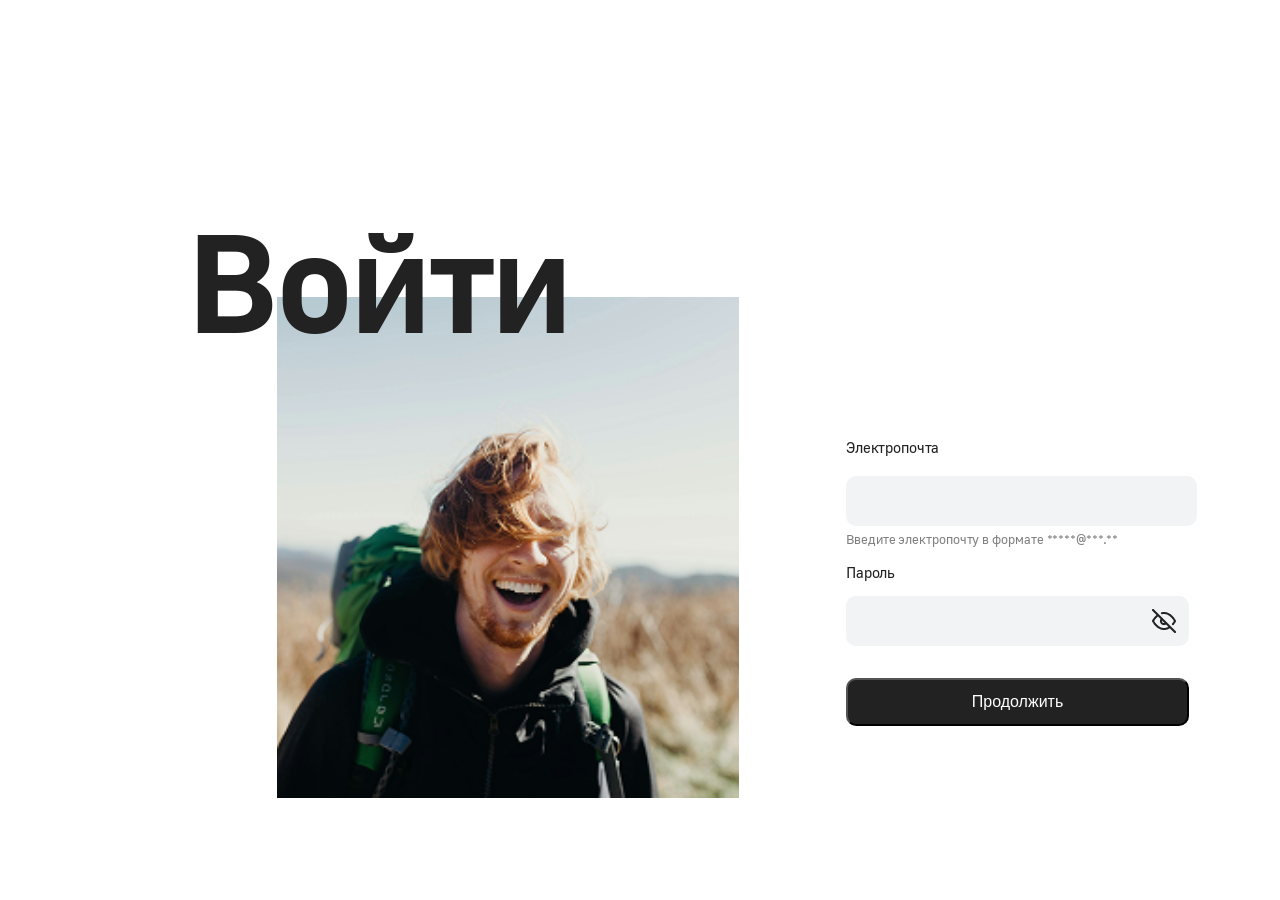
<file: login/login.html>
<!DOCTYPE html>
<html lang="en">
	<head>
		<meta charset="UTF-8" />
		<meta name="viewport" content="width=device-width, initial-scale=1.0" />
		<title>Document</title>
		<link rel="stylesheet" href="./style.css" />
	</head>
	<body>
		<div class="main">
			<p class="main__si-text">Войти</p>
			<img
				src="./assets/images/mainImage.png"
				alt="mainImage"
				class="main__si-image"
			/>
			<section class="main__si-container">
				<p class="email-text">Электропочта</p>
				<input type="email" class="si-container__email-input" />
				<p class="si-container__hint">
					Введите электропочту в формате *****@***.**
				</p>

				<p class="pw-text">Пароль</p>
				<div class="pw-container">
					<input type="password" class="pw-container__input" />
					<img src="./assets/images/Eye.png" alt="" class="pw-container__eye-image" />
				</div>
				<button onclick="location.href='/Lab2/newsPage/index.html'" class="si-container__continue-button">Продолжить</button>
			</section>
		</div>
	</body>
</html>
</file>
<file: login/style.css>
@font-face {
	font-family: 'GolosUI';
	src: url('assets/fonts/Golos-UI/golos-ui_regular.woff2') format('woff2'),
		url('assets/fonts/Golos-UI/golos-ui_regular.woff') format('woff');

	font-weight: normal;
	font-style: normal;
}

@font-face {
	font-family: 'GolosUI';
	src: url('assets/fonts/Golos-UI/golos-ui_bold.woff2') format('woff2'),
		url('assets/fonts/Golos-UI/golos-ui_bold.woff') format('woff');

	font-weight: bold;
	font-style: normal;
}

.main {
	display: flex;
	font-family: GolosUI;
}

.main__si-text {
	font-weight: 700;
	font-style: Bold;
	font-size: 140px;
	line-height: 180px;
	letter-spacing: -1.5px;

	position: absolute;
	margin-top: 182.37px;
	margin-left: 179px;
	width: 385px;
	height: 180px;
	color: #222222;
}

.main__si-image {
	margin-left: 269px;
	margin-top: 289px;
	height: 501px;
	width: 462px;
}

.main__si-container {
	width: 343px;
	height: 251px;
	margin-top: 415px;
	margin-left: 107px;
}

.email-text {
	color: #222222;
	font-weight: 400;
	font-size: 15px;
	line-height: 18px;
	letter-spacing: -0.15px;

	width: 343px;
	height: 18px;
}

.si-container__email-input {
	background: rgba(242, 243, 245, 1);
	border-color: transparent;
	width: 343px;
	height: 44px;
	justify-content: space-between;
	opacity: 1;
	border-radius: 10px;
	margin-top: 5px;
}

.si-container__hint {
	font-weight: 400;
	font-size: 13px;
	line-height: 16px;
	letter-spacing: -0.08px;
	color: #808080;
	margin: 0;
	width: 343px;
	height: 16px;
	margin-top: 5px;
}

.pw-container__input {
	background: rgba(242, 243, 245, 1);
	border-color: transparent;
	width: 343px;
	height: 44px;
	justify-content: space-between;
	border-radius: 10px;
}

.pw-container {
	display: flex;
	background: rgba(242, 243, 245, 1);
	border-color: transparent;
	border-radius: 10px;
	margin-top: 5px;
}

.pw-container__eye-image {
	width: 24px;
	height: 24px;
	padding: 13px;
}

.pw-text {
	color: #222222;
	font-weight: 400;
	font-size: 15px;
	line-height: 18px;
	letter-spacing: -0.15px;
	margin-top: 16px;

	width: 343px;
	height: 18px;
}

.si-container__continue-button {
	width: 343px;
	height: 48px;
	border-radius: 10px;

	background: rgba(34, 34, 34, 1);
	color: #ffffff;
	font-weight: 500;
	font-style: Medium;
	font-size: 16px;
	line-height: 100%;
	letter-spacing: 0%;

	margin-top: 32px;
}

.si-container__continue-button:hover {
	background: rgba(24, 24, 24, 1);
	color: #e4e4e4;
	cursor: pointer;
}
</file>
